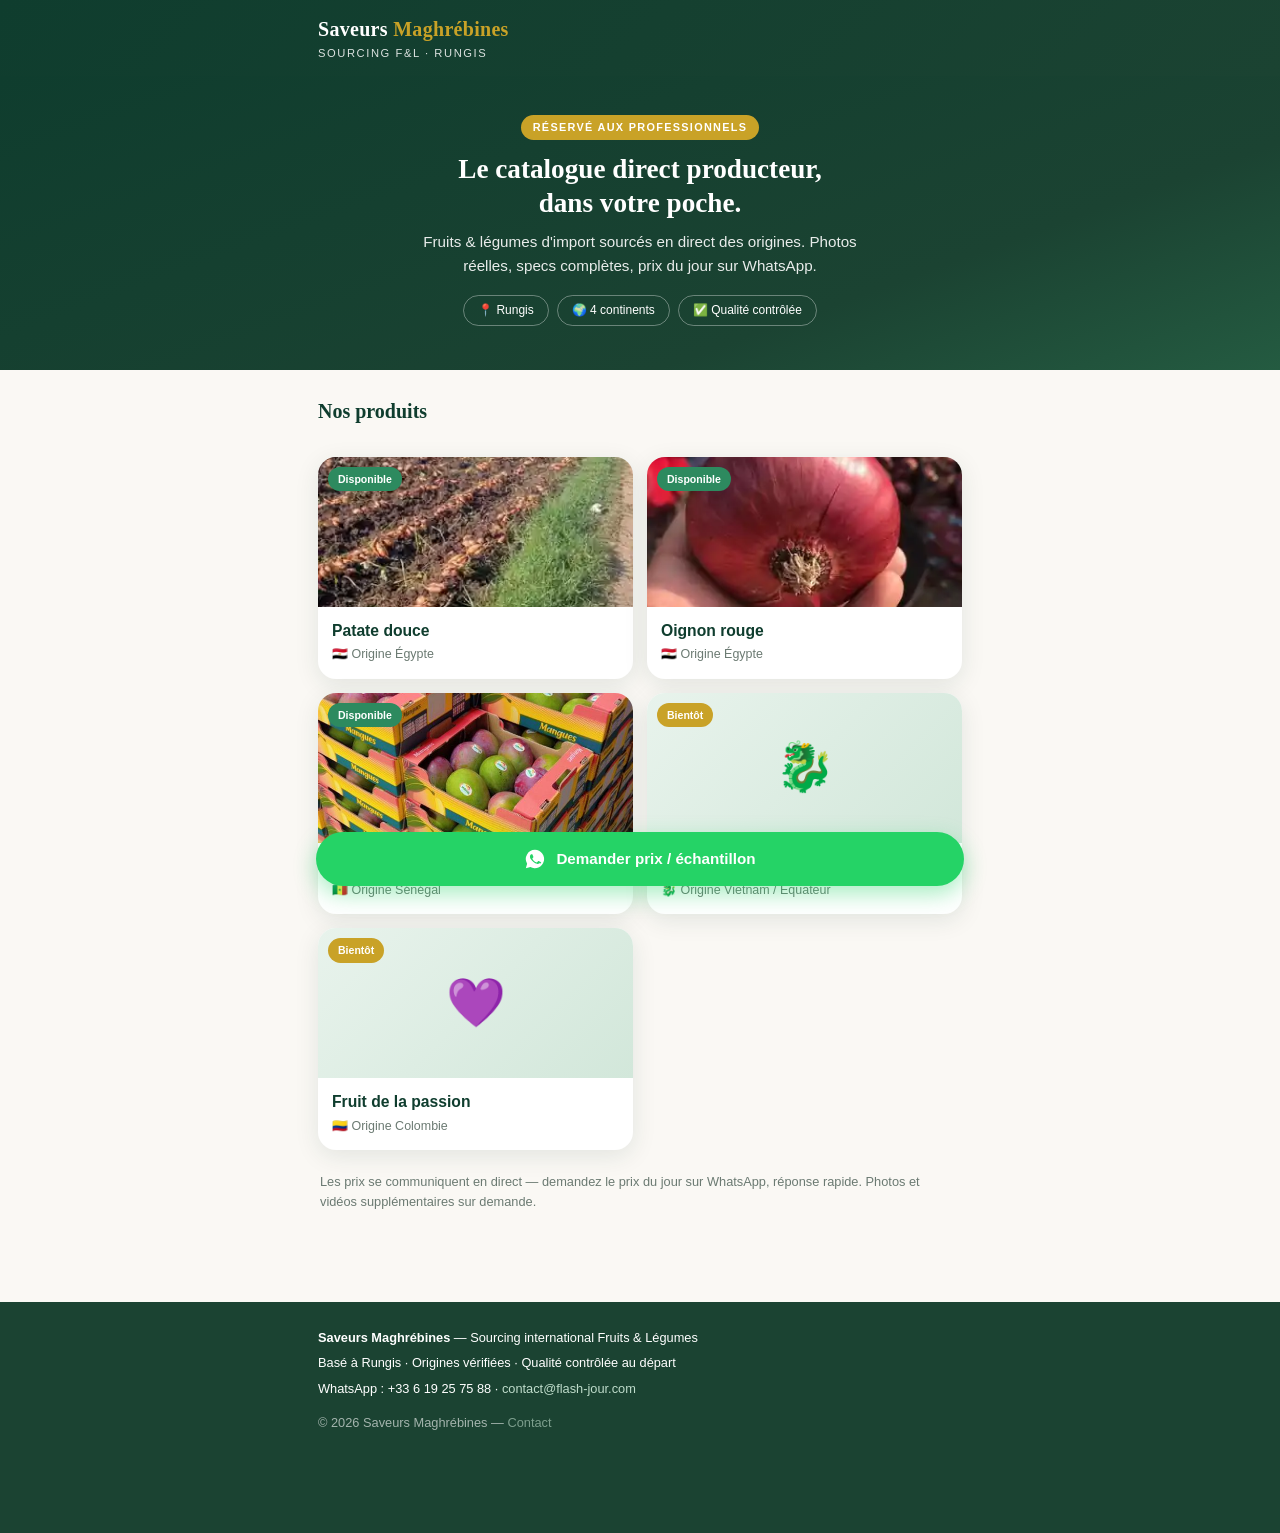
<file: index.html>
<!DOCTYPE html>
<html lang="fr">
<head>
<meta charset="utf-8">
<meta name="viewport" content="width=device-width, initial-scale=1">
<title>Saveurs Maghrébines — Catalogue import Fruits & Légumes | Rungis</title>
<meta name="description" content="Catalogue B2B : patate douce, oignon rouge, mangue Kent, pitaya, fruit de la passion. Sourcing direct origine, base Rungis. Prix du jour sur WhatsApp.">
<link rel="canonical" href="https://www.saveursmaghrebines.com/">
<meta property="og:type" content="website">
<meta property="og:title" content="Saveurs Maghrébines — Catalogue import Fruits & Légumes | Rungis">
<meta property="og:description" content="Catalogue B2B : patate douce, oignon rouge, mangue Kent, pitaya, fruit de la passion. Sourcing direct origine, base Rungis. Prix du jour sur WhatsApp.">
<meta property="og:url" content="https://www.saveursmaghrebines.com/">
<meta property="og:image" content="https://www.saveursmaghrebines.com/photos/patate-recolte.webp">
<meta property="og:locale" content="fr_FR">
<meta name="twitter:card" content="summary_large_image">
<link rel="stylesheet" href="/assets/style.css">
</head>
<body>
<header class="top"><div class="wrap">
<a href="/"><div class="logo">Saveurs <span>Maghrébines</span></div>
<div class="tag">Sourcing F&L · Rungis</div></a>
</div></header>

<div class="hero"><div class="wrap">
<span class="exclu">Réservé aux professionnels</span>
<h1>Le catalogue direct producteur,<br>dans votre poche.</h1>
<p>Fruits & légumes d'import sourcés en direct des origines. Photos réelles, specs complètes, prix du jour sur WhatsApp.</p>
<div class="pills"><span class="pill">📍 Rungis</span><span class="pill">🌍 4 continents</span><span class="pill">✅ Qualité contrôlée</span></div>
</div></div>
<div class="wrap">
<h2 class="section-t">Nos produits</h2>
<div class="grid">
<a class="card" href="/patate-douce/"><div class="ph" style="background-image:url(/photos/patate-recolte.webp)"><span class="badge">Disponible</span></div>
<div class="in"><h3>Patate douce</h3><div class="or">🇪🇬 Origine Égypte</div></div></a>
<a class="card" href="/oignon-rouge/"><div class="ph" style="background-image:url(/photos/oignon-rouge.webp)"><span class="badge">Disponible</span></div>
<div class="in"><h3>Oignon rouge</h3><div class="or">🇪🇬 Origine Égypte</div></div></a>
<a class="card" href="/mangue-kent/"><div class="ph" style="background-image:url(/photos/mangue-1.jpg)"><span class="badge">Disponible</span></div>
<div class="in"><h3>Mangue Kent</h3><div class="or">🇸🇳 Origine Sénégal</div></div></a>
<a class="card" href="/pitaya/"><div class="ph nophoto">🐉<span class="badge soon">Bientôt</span></div>
<div class="in"><h3>Pitaya — Fruit du dragon</h3><div class="or">🐉 Origine Vietnam / Équateur</div></div></a>
<a class="card" href="/fruit-de-la-passion/"><div class="ph nophoto">💜<span class="badge soon">Bientôt</span></div>
<div class="in"><h3>Fruit de la passion</h3><div class="or">🇨🇴 Origine Colombie</div></div></a>

</div>
<p class="note">Les prix se communiquent en direct — demandez le prix du jour sur WhatsApp, réponse rapide. Photos et vidéos supplémentaires sur demande.</p>
</div>
<a class="wa-btn wa-fixed" href="https://wa.me/33619257588?text=Bonjour%2C%20je%20vous%20contacte%20depuis%20saveursmaghrebines.com." target="_blank" rel="noopener"><svg class="wa-ico" viewBox="0 0 24 24" fill="currentColor"><path d="M12 2a10 10 0 0 0-8.6 15.1L2 22l5-1.3A10 10 0 1 0 12 2Zm5.4 14.1c-.2.6-1.3 1.2-1.8 1.2-.5.1-1 .2-3.3-.7-2.8-1.1-4.6-4-4.7-4.2-.1-.2-1.1-1.5-1.1-2.9s.7-2 1-2.3c.2-.3.5-.3.7-.3h.5c.2 0 .4 0 .6.5l.9 2.1c.1.2.1.4 0 .6l-.4.6-.5.5c-.2.2-.3.4-.1.7.2.3.8 1.4 1.8 2.2 1.2 1.1 2.3 1.4 2.6 1.6.3.1.5.1.7-.1l1-1.2c.2-.3.4-.2.7-.1l2.1 1c.3.1.5.2.6.4 0 .1 0 .8-.3 1.4Z"/></svg> Demander prix / échantillon</a>
<footer><div class="wrap">
<div><strong>Saveurs Maghrébines</strong> — Sourcing international Fruits & Légumes</div>
<div>Basé à Rungis · Origines vérifiées · Qualité contrôlée au départ</div>
<div>WhatsApp : +33 6 19 25 75 88 · <a href="mailto:contact@flash-jour.com">contact@flash-jour.com</a></div>
<div style="opacity:.6;margin-top:8px">© 2026 Saveurs Maghrébines — <a href="/contact/">Contact</a></div>
</div></footer>
</body></html>
</file>
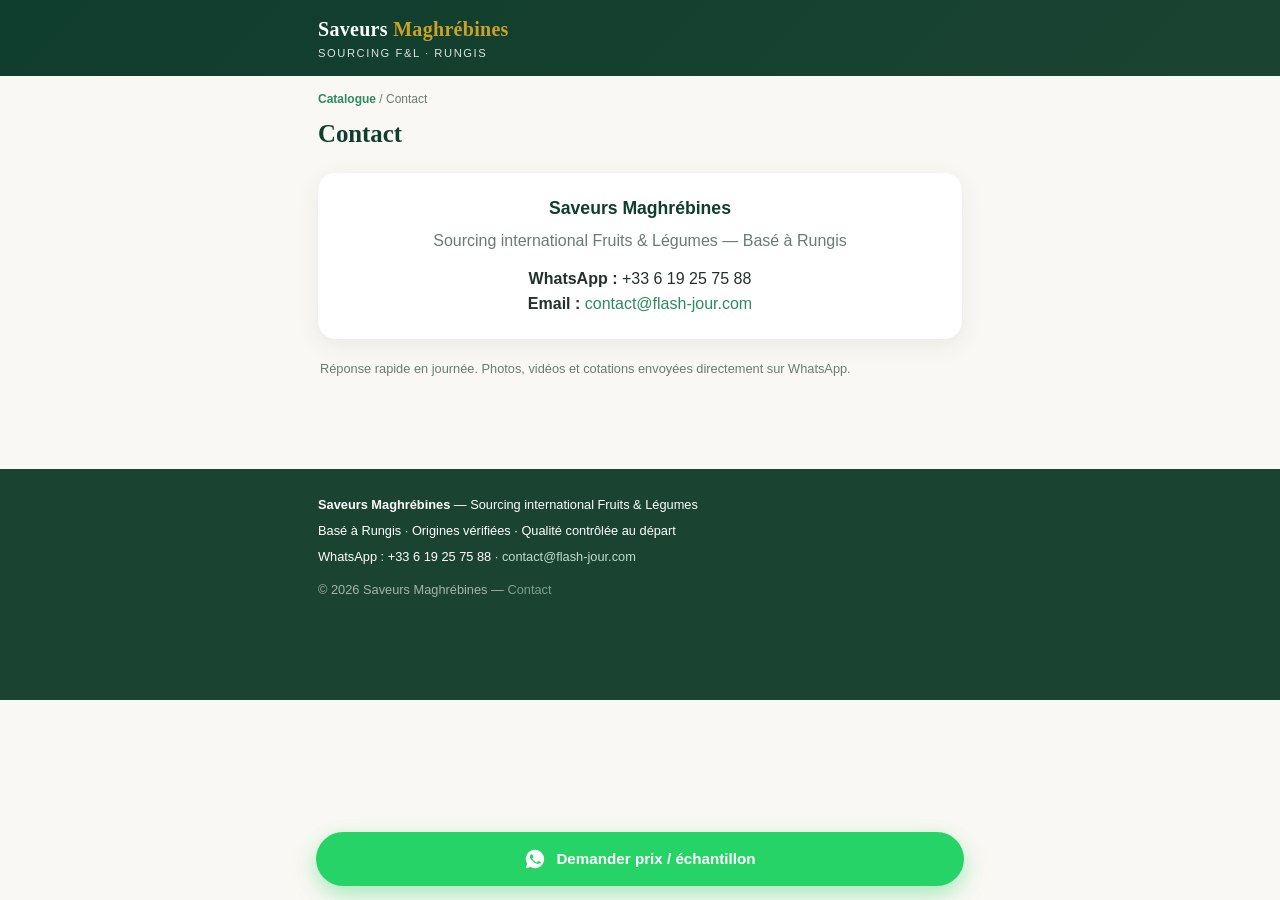
<file: contact/index.html>
<!DOCTYPE html>
<html lang="fr">
<head>
<meta charset="utf-8">
<meta name="viewport" content="width=device-width, initial-scale=1">
<title>Contact — Saveurs Maghrébines | Rungis</title>
<meta name="description" content="Contactez Saveurs Maghrébines : sourcing fruits et légumes import, base Rungis. WhatsApp +33 6 19 25 75 88.">
<link rel="canonical" href="https://www.saveursmaghrebines.com/contact/">
<meta property="og:type" content="website">
<meta property="og:title" content="Contact — Saveurs Maghrébines | Rungis">
<meta property="og:description" content="Contactez Saveurs Maghrébines : sourcing fruits et légumes import, base Rungis. WhatsApp +33 6 19 25 75 88.">
<meta property="og:url" content="https://www.saveursmaghrebines.com/contact/">
<meta property="og:image" content="https://www.saveursmaghrebines.com/photos/patate-recolte.webp">
<meta property="og:locale" content="fr_FR">
<meta name="twitter:card" content="summary_large_image">
<link rel="stylesheet" href="/assets/style.css">
</head>
<body>
<header class="top"><div class="wrap">
<a href="/"><div class="logo">Saveurs <span>Maghrébines</span></div>
<div class="tag">Sourcing F&L · Rungis</div></a>
</div></header>

<div class="wrap">
<div class="crumb"><a href="/">Catalogue</a> / Contact</div>
<h1 class="pt">Contact</h1>
<div class="contact-card">
<div class="big">Saveurs Maghrébines</div>
<p style="margin:6px 0 14px;color:#6b7a72">Sourcing international Fruits & Légumes — Basé à Rungis</p>
<p><strong>WhatsApp :</strong> +33 6 19 25 75 88</p>
<p><strong>Email :</strong> <a style="color:var(--accent)" href="mailto:contact@flash-jour.com">contact@flash-jour.com</a></p>
</div>
<p class="note">Réponse rapide en journée. Photos, vidéos et cotations envoyées directement sur WhatsApp.</p>
</div>
<a class="wa-btn wa-fixed" href="https://wa.me/33619257588?text=Bonjour%2C%20je%20vous%20contacte%20depuis%20saveursmaghrebines.com." target="_blank" rel="noopener"><svg class="wa-ico" viewBox="0 0 24 24" fill="currentColor"><path d="M12 2a10 10 0 0 0-8.6 15.1L2 22l5-1.3A10 10 0 1 0 12 2Zm5.4 14.1c-.2.6-1.3 1.2-1.8 1.2-.5.1-1 .2-3.3-.7-2.8-1.1-4.6-4-4.7-4.2-.1-.2-1.1-1.5-1.1-2.9s.7-2 1-2.3c.2-.3.5-.3.7-.3h.5c.2 0 .4 0 .6.5l.9 2.1c.1.2.1.4 0 .6l-.4.6-.5.5c-.2.2-.3.4-.1.7.2.3.8 1.4 1.8 2.2 1.2 1.1 2.3 1.4 2.6 1.6.3.1.5.1.7-.1l1-1.2c.2-.3.4-.2.7-.1l2.1 1c.3.1.5.2.6.4 0 .1 0 .8-.3 1.4Z"/></svg> Demander prix / échantillon</a>
<footer><div class="wrap">
<div><strong>Saveurs Maghrébines</strong> — Sourcing international Fruits & Légumes</div>
<div>Basé à Rungis · Origines vérifiées · Qualité contrôlée au départ</div>
<div>WhatsApp : +33 6 19 25 75 88 · <a href="mailto:contact@flash-jour.com">contact@flash-jour.com</a></div>
<div style="opacity:.6;margin-top:8px">© 2026 Saveurs Maghrébines — <a href="/contact/">Contact</a></div>
</div></footer>
</body></html>
</file>
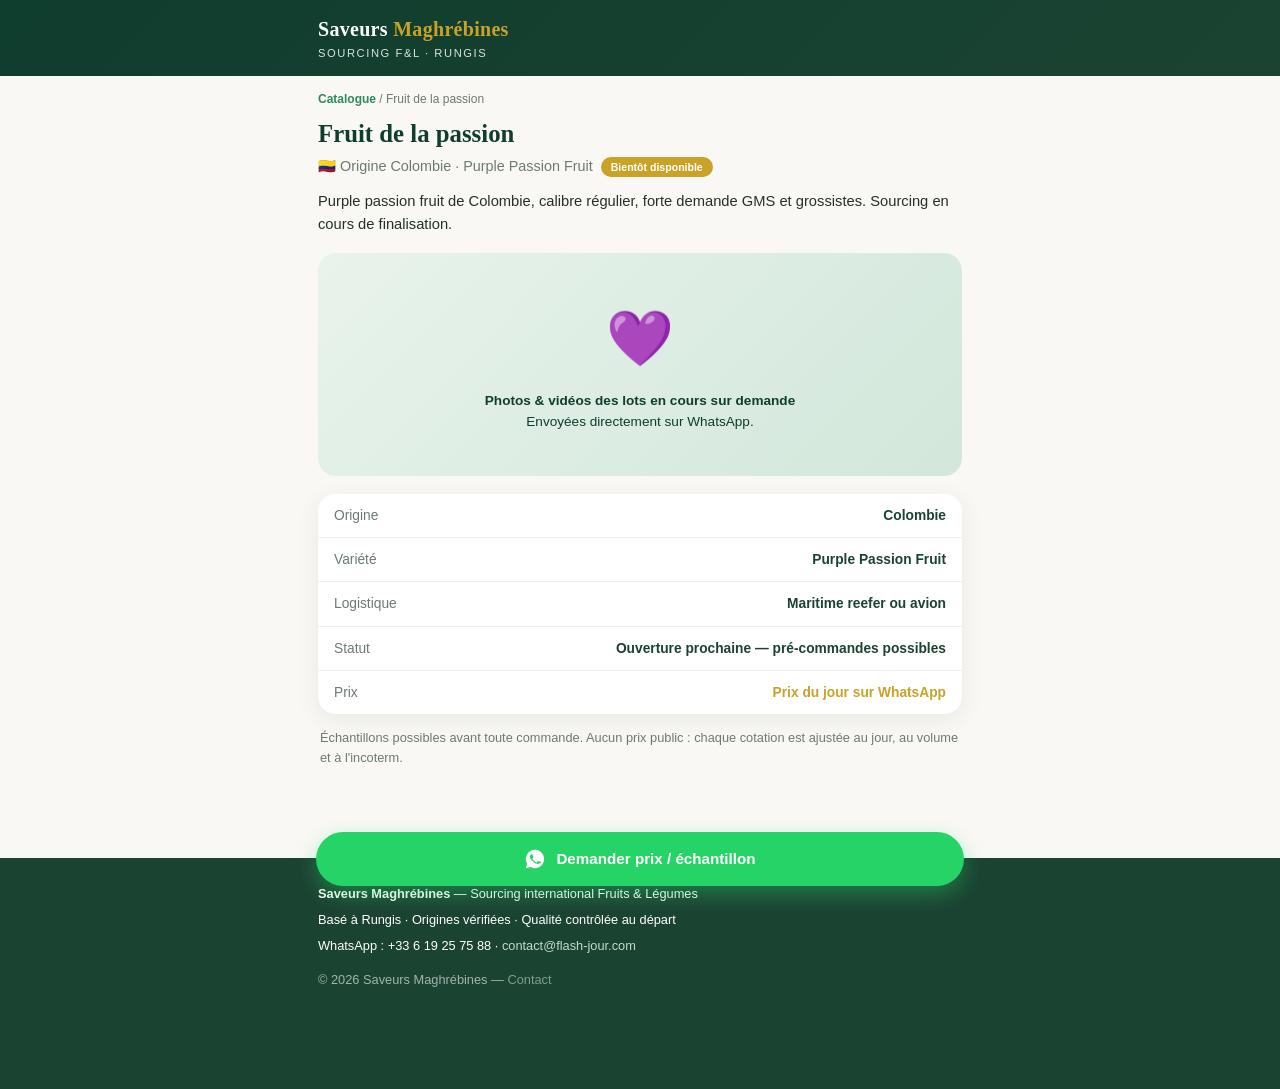
<file: fruit-de-la-passion/index.html>
<!DOCTYPE html>
<html lang="fr">
<head>
<meta charset="utf-8">
<meta name="viewport" content="width=device-width, initial-scale=1">
<title>Fruit de la passion origine Colombie — import grossiste Rungis | Saveurs Maghrébines</title>
<meta name="description" content="Purple passion fruit de Colombie, calibre régulier, forte demande GMS et grossistes. Sourcing en cours de finalisation.">
<link rel="canonical" href="https://www.saveursmaghrebines.com/fruit-de-la-passion/">
<meta property="og:type" content="website">
<meta property="og:title" content="Fruit de la passion origine Colombie — import grossiste Rungis | Saveurs Maghrébines">
<meta property="og:description" content="Purple passion fruit de Colombie, calibre régulier, forte demande GMS et grossistes. Sourcing en cours de finalisation.">
<meta property="og:url" content="https://www.saveursmaghrebines.com/fruit-de-la-passion/">
<meta property="og:image" content="https://www.saveursmaghrebines.com/photos/patate-recolte.webp">
<meta property="og:locale" content="fr_FR">
<meta name="twitter:card" content="summary_large_image">
<link rel="stylesheet" href="/assets/style.css">
</head>
<body>
<header class="top"><div class="wrap">
<a href="/"><div class="logo">Saveurs <span>Maghrébines</span></div>
<div class="tag">Sourcing F&L · Rungis</div></a>
</div></header>

<div class="wrap">
<div class="crumb"><a href="/">Catalogue</a> / Fruit de la passion</div>
<h1 class="pt">Fruit de la passion</h1>
<div class="sub">🇨🇴 Origine Colombie · Purple Passion Fruit &nbsp;<span class="badge soon" style="position:static">Bientôt disponible</span></div>
<p class="desc">Purple passion fruit de Colombie, calibre régulier, forte demande GMS et grossistes. Sourcing en cours de finalisation.</p>
<div class="nophoto-hero"><div class="e">💜</div><p><strong>Photos & vidéos des lots en cours sur demande</strong><br>Envoyées directement sur WhatsApp.</p></div>
<div class="specs"><div class="row"><span class="k">Origine</span><span class="v">Colombie</span></div><div class="row"><span class="k">Variété</span><span class="v">Purple Passion Fruit</span></div><div class="row"><span class="k">Logistique</span><span class="v">Maritime reefer ou avion</span></div><div class="row"><span class="k">Statut</span><span class="v">Ouverture prochaine — pré-commandes possibles</span></div>
<div class="row"><span class="k">Prix</span><span class="v" style="color:var(--or)">Prix du jour sur WhatsApp</span></div>
</div>
<p class="note">Échantillons possibles avant toute commande. Aucun prix public : chaque cotation est ajustée au jour, au volume et à l'incoterm.</p>
</div>
<a class="wa-btn wa-fixed" href="https://wa.me/33619257588?text=Bonjour%2C%20je%20suis%20int%C3%A9ress%C3%A9%20par%20%3A%20Fruit%20de%20la%20passion%20%28vu%20sur%20saveursmaghrebines.com%29.%20Pouvez-vous%20m%27envoyer%20le%20prix%20du%20jour%20%3F" target="_blank" rel="noopener"><svg class="wa-ico" viewBox="0 0 24 24" fill="currentColor"><path d="M12 2a10 10 0 0 0-8.6 15.1L2 22l5-1.3A10 10 0 1 0 12 2Zm5.4 14.1c-.2.6-1.3 1.2-1.8 1.2-.5.1-1 .2-3.3-.7-2.8-1.1-4.6-4-4.7-4.2-.1-.2-1.1-1.5-1.1-2.9s.7-2 1-2.3c.2-.3.5-.3.7-.3h.5c.2 0 .4 0 .6.5l.9 2.1c.1.2.1.4 0 .6l-.4.6-.5.5c-.2.2-.3.4-.1.7.2.3.8 1.4 1.8 2.2 1.2 1.1 2.3 1.4 2.6 1.6.3.1.5.1.7-.1l1-1.2c.2-.3.4-.2.7-.1l2.1 1c.3.1.5.2.6.4 0 .1 0 .8-.3 1.4Z"/></svg> Demander prix / échantillon</a>
<footer><div class="wrap">
<div><strong>Saveurs Maghrébines</strong> — Sourcing international Fruits & Légumes</div>
<div>Basé à Rungis · Origines vérifiées · Qualité contrôlée au départ</div>
<div>WhatsApp : +33 6 19 25 75 88 · <a href="mailto:contact@flash-jour.com">contact@flash-jour.com</a></div>
<div style="opacity:.6;margin-top:8px">© 2026 Saveurs Maghrébines — <a href="/contact/">Contact</a></div>
</div></footer>
</body></html>
</file>
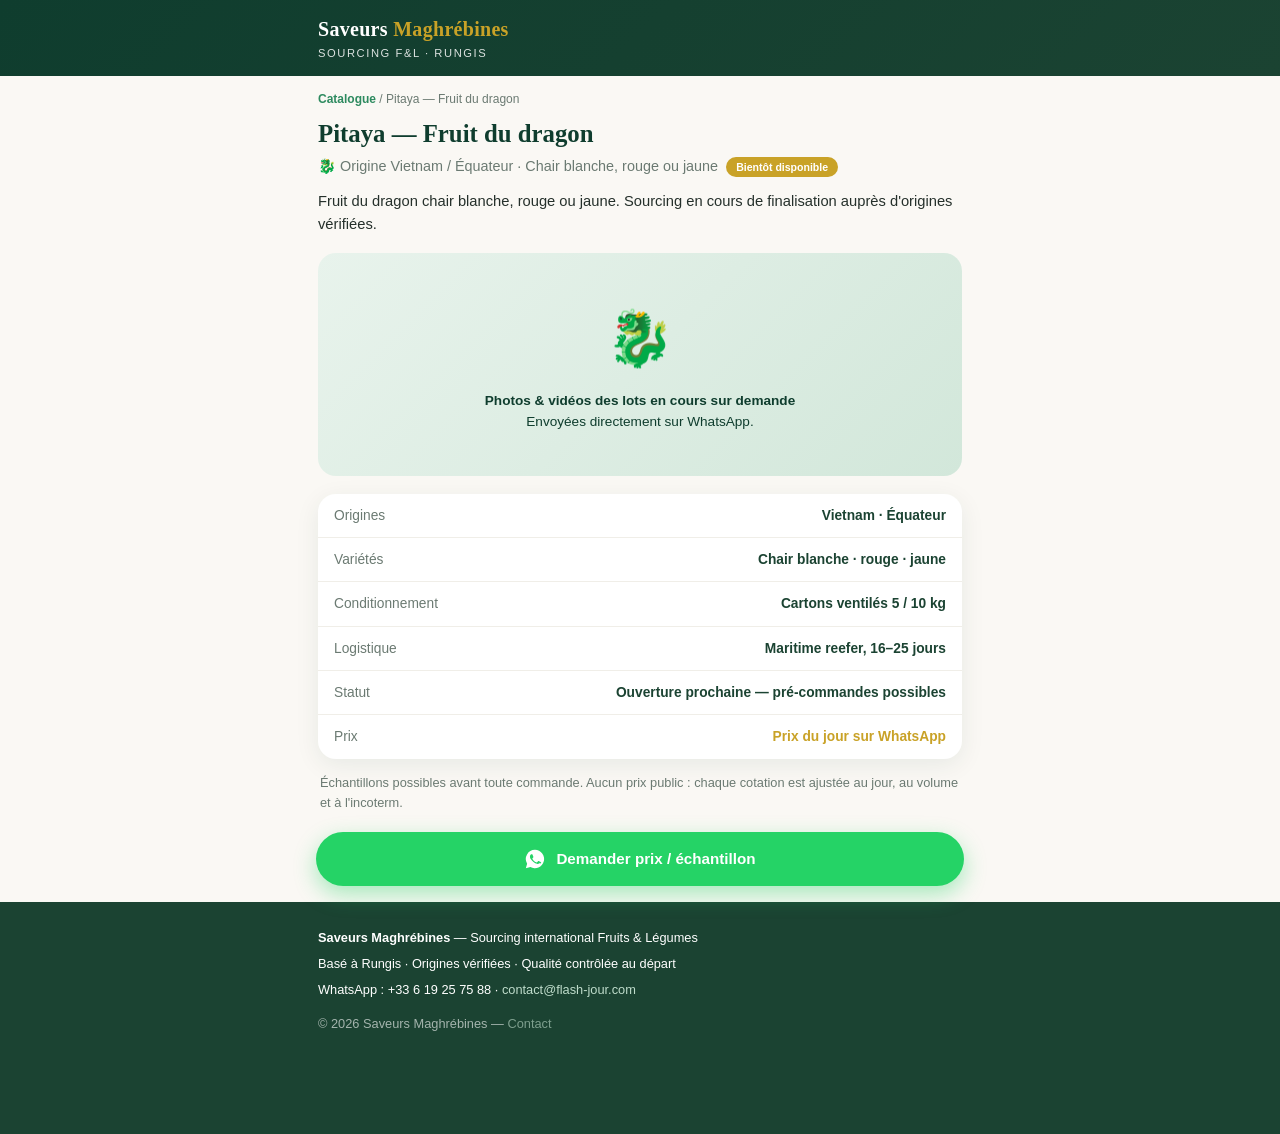
<file: pitaya/index.html>
<!DOCTYPE html>
<html lang="fr">
<head>
<meta charset="utf-8">
<meta name="viewport" content="width=device-width, initial-scale=1">
<title>Pitaya — Fruit du dragon origine Vietnam / Équateur — import grossiste Rungis | Saveurs Maghrébines</title>
<meta name="description" content="Fruit du dragon chair blanche, rouge ou jaune. Sourcing en cours de finalisation auprès d'origines vérifiées.">
<link rel="canonical" href="https://www.saveursmaghrebines.com/pitaya/">
<meta property="og:type" content="website">
<meta property="og:title" content="Pitaya — Fruit du dragon origine Vietnam / Équateur — import grossiste Rungis | Saveurs Maghrébines">
<meta property="og:description" content="Fruit du dragon chair blanche, rouge ou jaune. Sourcing en cours de finalisation auprès d'origines vérifiées.">
<meta property="og:url" content="https://www.saveursmaghrebines.com/pitaya/">
<meta property="og:image" content="https://www.saveursmaghrebines.com/photos/patate-recolte.webp">
<meta property="og:locale" content="fr_FR">
<meta name="twitter:card" content="summary_large_image">
<link rel="stylesheet" href="/assets/style.css">
</head>
<body>
<header class="top"><div class="wrap">
<a href="/"><div class="logo">Saveurs <span>Maghrébines</span></div>
<div class="tag">Sourcing F&L · Rungis</div></a>
</div></header>

<div class="wrap">
<div class="crumb"><a href="/">Catalogue</a> / Pitaya — Fruit du dragon</div>
<h1 class="pt">Pitaya — Fruit du dragon</h1>
<div class="sub">🐉 Origine Vietnam / Équateur · Chair blanche, rouge ou jaune &nbsp;<span class="badge soon" style="position:static">Bientôt disponible</span></div>
<p class="desc">Fruit du dragon chair blanche, rouge ou jaune. Sourcing en cours de finalisation auprès d'origines vérifiées.</p>
<div class="nophoto-hero"><div class="e">🐉</div><p><strong>Photos & vidéos des lots en cours sur demande</strong><br>Envoyées directement sur WhatsApp.</p></div>
<div class="specs"><div class="row"><span class="k">Origines</span><span class="v">Vietnam · Équateur</span></div><div class="row"><span class="k">Variétés</span><span class="v">Chair blanche · rouge · jaune</span></div><div class="row"><span class="k">Conditionnement</span><span class="v">Cartons ventilés 5 / 10 kg</span></div><div class="row"><span class="k">Logistique</span><span class="v">Maritime reefer, 16–25 jours</span></div><div class="row"><span class="k">Statut</span><span class="v">Ouverture prochaine — pré-commandes possibles</span></div>
<div class="row"><span class="k">Prix</span><span class="v" style="color:var(--or)">Prix du jour sur WhatsApp</span></div>
</div>
<p class="note">Échantillons possibles avant toute commande. Aucun prix public : chaque cotation est ajustée au jour, au volume et à l'incoterm.</p>
</div>
<a class="wa-btn wa-fixed" href="https://wa.me/33619257588?text=Bonjour%2C%20je%20suis%20int%C3%A9ress%C3%A9%20par%20%3A%20Pitaya%20%E2%80%94%20Fruit%20du%20dragon%20%28vu%20sur%20saveursmaghrebines.com%29.%20Pouvez-vous%20m%27envoyer%20le%20prix%20du%20jour%20%3F" target="_blank" rel="noopener"><svg class="wa-ico" viewBox="0 0 24 24" fill="currentColor"><path d="M12 2a10 10 0 0 0-8.6 15.1L2 22l5-1.3A10 10 0 1 0 12 2Zm5.4 14.1c-.2.6-1.3 1.2-1.8 1.2-.5.1-1 .2-3.3-.7-2.8-1.1-4.6-4-4.7-4.2-.1-.2-1.1-1.5-1.1-2.9s.7-2 1-2.3c.2-.3.5-.3.7-.3h.5c.2 0 .4 0 .6.5l.9 2.1c.1.2.1.4 0 .6l-.4.6-.5.5c-.2.2-.3.4-.1.7.2.3.8 1.4 1.8 2.2 1.2 1.1 2.3 1.4 2.6 1.6.3.1.5.1.7-.1l1-1.2c.2-.3.4-.2.7-.1l2.1 1c.3.1.5.2.6.4 0 .1 0 .8-.3 1.4Z"/></svg> Demander prix / échantillon</a>
<footer><div class="wrap">
<div><strong>Saveurs Maghrébines</strong> — Sourcing international Fruits & Légumes</div>
<div>Basé à Rungis · Origines vérifiées · Qualité contrôlée au départ</div>
<div>WhatsApp : +33 6 19 25 75 88 · <a href="mailto:contact@flash-jour.com">contact@flash-jour.com</a></div>
<div style="opacity:.6;margin-top:8px">© 2026 Saveurs Maghrébines — <a href="/contact/">Contact</a></div>
</div></footer>
</body></html>
</file>
<file: assets/style.css>
:root{--vert:#0F3D2E;--vert2:#1B4332;--accent:#2D8A5F;--or:#C9A227;--creme:#FAF8F4;--txt:#25302B;--wa:#25D366;}
*{margin:0;padding:0;box-sizing:border-box}
body{font-family:'Inter',-apple-system,Segoe UI,Roboto,sans-serif;background:var(--creme);color:var(--txt);line-height:1.55}
a{text-decoration:none;color:inherit}
.wrap{max-width:680px;margin:0 auto;padding:0 18px}
header.top{background:linear-gradient(135deg,var(--vert) 0%,var(--vert2) 100%);color:#fff;padding:14px 0}
header.top .wrap{display:flex;align-items:center;justify-content:space-between}
.logo{font-family:Georgia,'Times New Roman',serif;font-size:1.25rem;font-weight:700;letter-spacing:.3px}
.logo span{color:var(--or)}
.tag{font-size:.7rem;opacity:.85;letter-spacing:.14em;text-transform:uppercase}
.hero{background:linear-gradient(160deg,var(--vert) 0%,var(--vert2) 70%,#245B41 100%);color:#fff;padding:38px 0 44px;text-align:center}
.hero h1{font-family:Georgia,serif;font-size:1.7rem;line-height:1.25;margin-bottom:10px}
.hero p{opacity:.9;font-size:.95rem;max-width:480px;margin:0 auto}
.hero .pills{margin-top:18px;display:flex;gap:8px;justify-content:center;flex-wrap:wrap}
.pill{border:1px solid rgba(255,255,255,.35);border-radius:999px;padding:5px 14px;font-size:.75rem}
.grid{display:grid;grid-template-columns:1fr 1fr;gap:14px;padding:26px 0 10px}
@media(max-width:430px){.grid{grid-template-columns:1fr}}
.card{background:#fff;border-radius:18px;overflow:hidden;box-shadow:0 6px 24px rgba(15,61,46,.10);transition:transform .15s}
.card:active{transform:scale(.98)}
.card .ph{height:150px;background-size:cover;background-position:center;position:relative}
.card .ph.nophoto{display:flex;align-items:center;justify-content:center;font-size:3rem;background:linear-gradient(135deg,#E8F3EC,#D2E7DA)}
.badge{position:absolute;top:10px;left:10px;font-size:.66rem;font-weight:600;padding:4px 10px;border-radius:999px;color:#fff;background:var(--accent)}
.badge.soon{background:var(--or)}
.card .in{padding:12px 14px 14px}
.card h3{font-size:.98rem;color:var(--vert)}
.card .or{font-size:.78rem;color:#6b7a72;margin-top:2px}
.section-t{font-family:Georgia,serif;color:var(--vert);font-size:1.25rem;margin:26px 0 4px}
.gal{display:flex;gap:10px;overflow-x:auto;scroll-snap-type:x mandatory;padding:18px 0 6px;-webkit-overflow-scrolling:touch}
.gal img{scroll-snap-align:center;border-radius:16px;width:86%;flex:none;box-shadow:0 8px 26px rgba(15,61,46,.16)}
.cap{font-size:.75rem;color:#6b7a72;font-style:italic;margin-bottom:8px}
.nophoto-hero{margin:18px 0;border-radius:18px;padding:44px 20px;text-align:center;background:linear-gradient(135deg,#E8F3EC,#D2E7DA);color:var(--vert)}
.nophoto-hero .e{font-size:3.4rem}
.nophoto-hero p{font-size:.85rem;margin-top:8px}
.specs{background:#fff;border-radius:18px;overflow:hidden;box-shadow:0 6px 24px rgba(15,61,46,.08);margin:14px 0}
.specs .row{display:flex;justify-content:space-between;gap:14px;padding:11px 16px;border-bottom:1px solid #F0EEE8;font-size:.86rem}
.specs .row:last-child{border-bottom:none}
.specs .k{color:#6b7a72}
.specs .v{font-weight:600;text-align:right;color:var(--vert2)}
.note{font-size:.8rem;color:#6b7a72;margin:12px 2px 90px}
.wa-btn{display:flex;align-items:center;justify-content:center;gap:10px;background:var(--wa);color:#fff;font-weight:700;border-radius:999px;padding:15px 22px;font-size:.95rem;box-shadow:0 8px 22px rgba(37,211,102,.4)}
.wa-fixed{position:fixed;left:16px;right:16px;bottom:14px;z-index:50;max-width:648px;margin:0 auto}
.wa-ico{width:22px;height:22px}
.crumb{font-size:.75rem;color:#6b7a72;padding:14px 0 0}
.crumb a{color:var(--accent);font-weight:600}
h1.pt{font-family:Georgia,serif;color:var(--vert);font-size:1.55rem;margin-top:6px}
.sub{color:#6b7a72;font-size:.9rem;margin-top:2px}
.desc{margin:12px 0 0;font-size:.92rem}
footer{background:var(--vert2);color:#fff;padding:26px 0 100px;margin-top:40px;font-size:.8rem}
footer .wrap{display:flex;flex-direction:column;gap:6px}
footer a{color:#BFDCCB}
.exclu{display:inline-block;background:var(--or);color:#fff;font-size:.68rem;font-weight:700;letter-spacing:.12em;text-transform:uppercase;padding:4px 12px;border-radius:999px;margin-bottom:12px}
.contact-card{background:#fff;border-radius:18px;box-shadow:0 6px 24px rgba(15,61,46,.08);padding:22px;margin:20px 0;text-align:center}
.contact-card .big{font-size:1.1rem;font-weight:700;color:var(--vert)}

/* --- Lightbox photo zoom --- */
.gal img{cursor:zoom-in}
#lightbox{display:none;position:fixed;inset:0;background:rgba(0,0,0,.92);z-index:200;align-items:center;justify-content:center;padding:20px}
#lightbox.open{display:flex}
#lightbox img{max-width:100%;max-height:100%;border-radius:8px}
</file>
